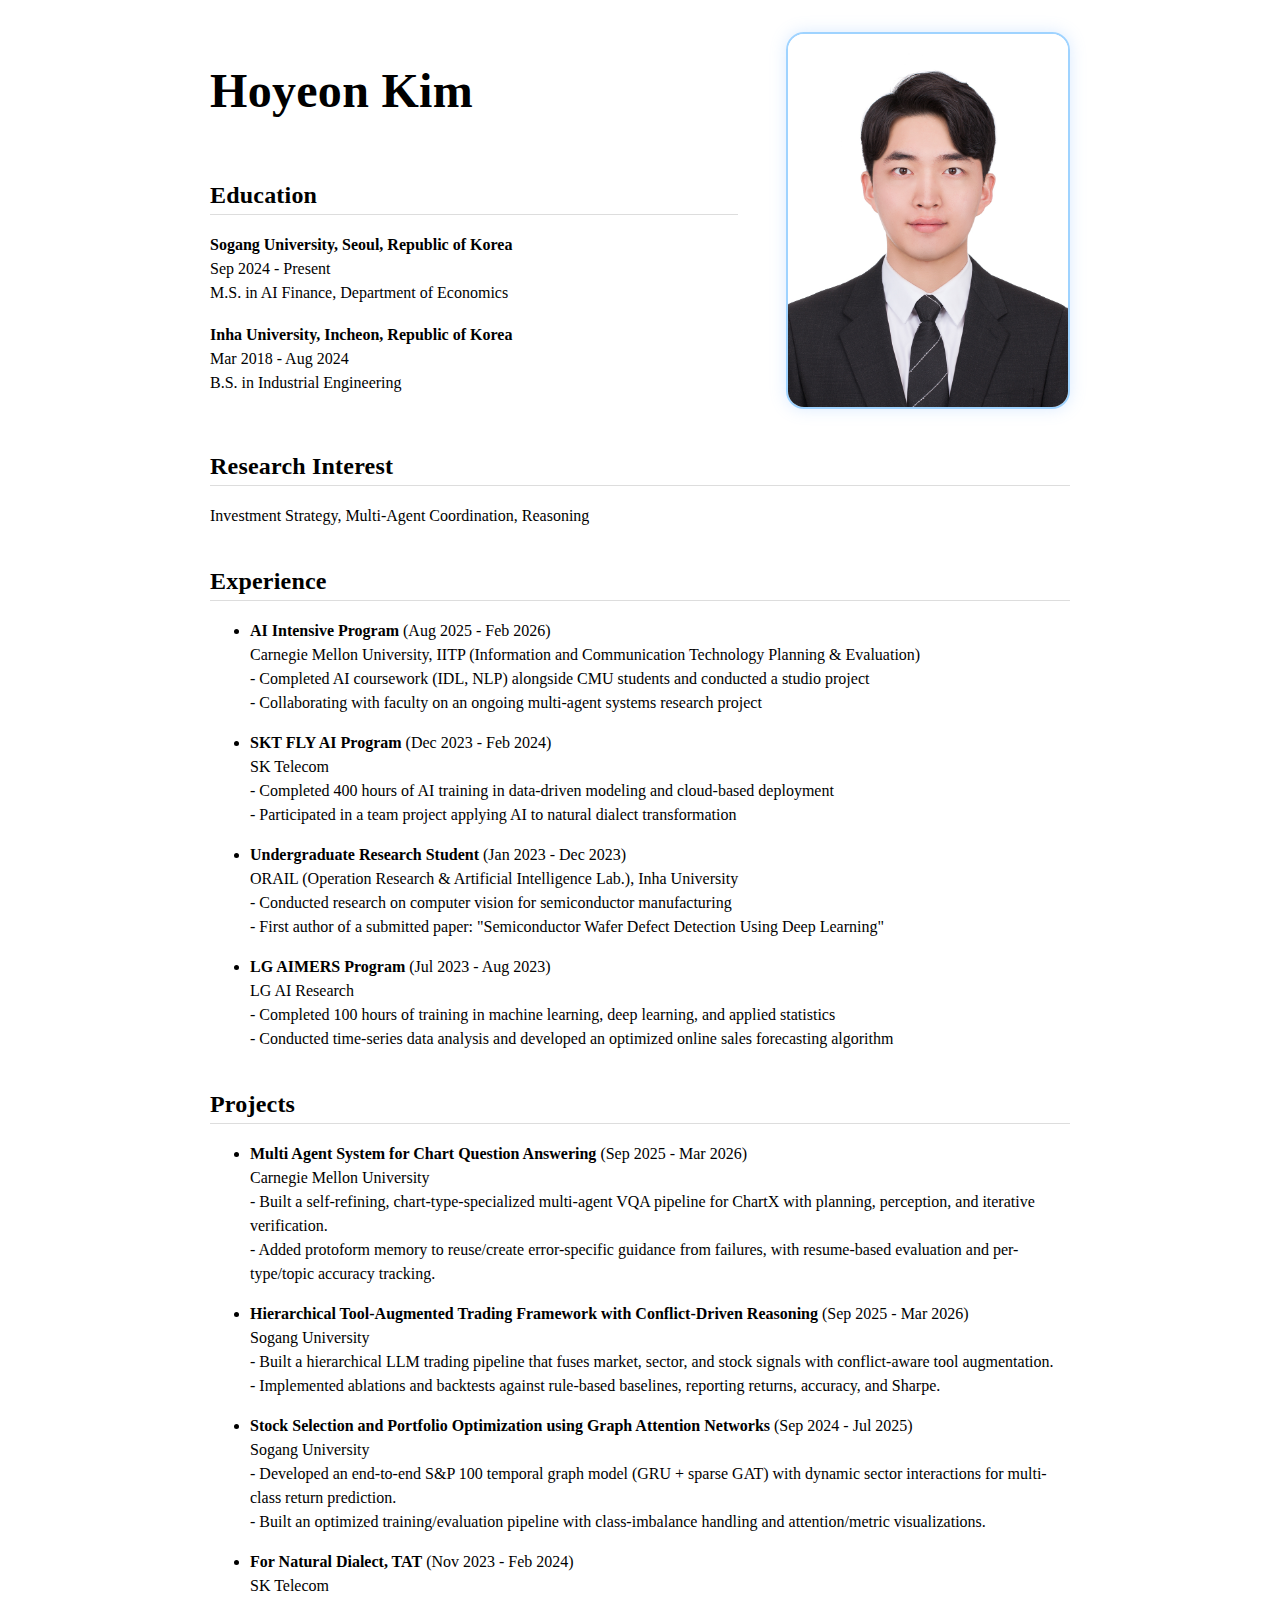
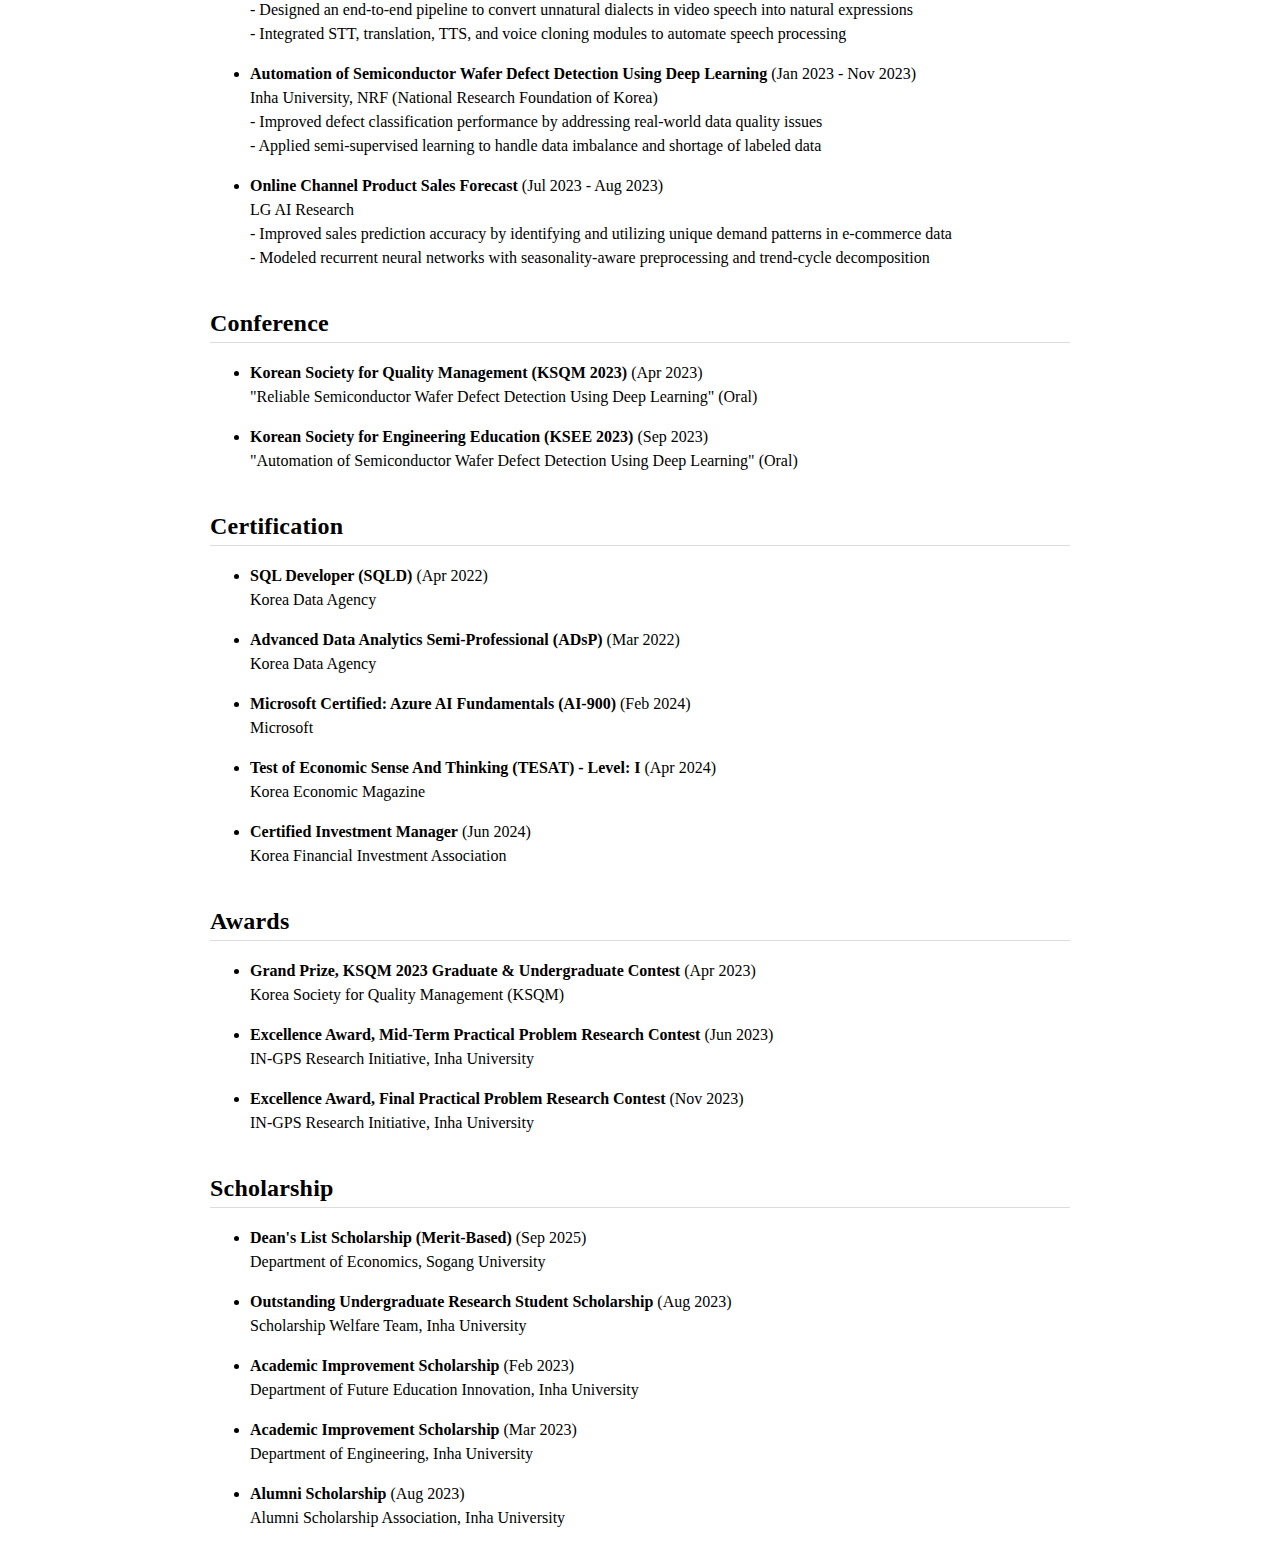
<file: index.html>
﻿<!DOCTYPE html>
<html>
<head>
    <meta charset="UTF-8">
    <title>Hoyeon Kim</title>
    <link rel="stylesheet" href="style.css">
</head>

<body>

<div class="container">

    <div class="intro">
        <div class="intro-left">
            <h1>Hoyeon Kim</h1>
            <section>
                <h2>Education</h2>
                <p>
                    <strong>Sogang University, Seoul, Republic of Korea</strong><br>
                    Sep 2024 - Present<br>
                    M.S. in AI Finance, Department of Economics
                </p>
                <p>
                    <strong>Inha University, Incheon, Republic of Korea</strong><br>
                    Mar 2018 - Aug 2024<br>
                    B.S. in Industrial Engineering
                </p>
            </section>
        </div>
        <div class="intro-right">
            <img src="profile.jpg" class="profile">
        </div>
    </div>

    <section>
        <h2>Research Interest</h2>
        <p>Investment Strategy, Multi-Agent Coordination, Reasoning</p>
    </section>

    <section>
        <h2>Experience</h2>
        <ul>
            <li>
                <strong>AI Intensive Program</strong> (Aug 2025 - Feb 2026)<br>
                Carnegie Mellon University, IITP (Information and Communication Technology Planning & Evaluation)<br>
                - Completed AI coursework (IDL, NLP) alongside CMU students and conducted a studio project<br>
                - Collaborating with faculty on an ongoing multi-agent systems research project
            </li>
            <li>
                <strong>SKT FLY AI Program</strong> (Dec 2023 - Feb 2024)<br>
                SK Telecom<br>
                - Completed 400 hours of AI training in data-driven modeling and cloud-based deployment<br>
                - Participated in a team project applying AI to natural dialect transformation
            </li>
            <li>
                <strong>Undergraduate Research Student</strong> (Jan 2023 - Dec 2023)<br>
                ORAIL (Operation Research & Artificial Intelligence Lab.), Inha University<br>
                - Conducted research on computer vision for semiconductor manufacturing<br>
                - First author of a submitted paper: "Semiconductor Wafer Defect Detection Using Deep Learning"
            </li>
            <li>
                <strong>LG AIMERS Program</strong> (Jul 2023 - Aug 2023)<br>
                LG AI Research<br>
                - Completed 100 hours of training in machine learning, deep learning, and applied statistics<br>
                - Conducted time-series data analysis and developed an optimized online sales forecasting algorithm
            </li>
        </ul>
    </section>
    <section>
        <h2>Projects</h2>
        <ul>
            <li>
                <strong>Multi Agent System for Chart Question Answering</strong> (Sep 2025 - Mar 2026)<br>
                Carnegie Mellon University<br>
                - Built a self-refining, chart-type-specialized multi-agent VQA pipeline for ChartX with planning, perception, and iterative verification.<br>
                - Added protoform memory to reuse/create error-specific guidance from failures, with resume-based evaluation and per-type/topic accuracy tracking.
            </li>
            <li>
                <strong>Hierarchical Tool-Augmented Trading Framework with Conflict-Driven Reasoning</strong> (Sep 2025 - Mar 2026)<br>
                Sogang University<br>
                - Built a hierarchical LLM trading pipeline that fuses market, sector, and stock signals with conflict-aware tool augmentation.<br>
                - Implemented ablations and backtests against rule-based baselines, reporting returns, accuracy, and Sharpe.
            </li>
            <li>
                <strong>Stock Selection and Portfolio Optimization using Graph Attention Networks</strong> (Sep 2024 - Jul 2025)<br>
                Sogang University<br>
                - Developed an end-to-end S&P 100 temporal graph model (GRU + sparse GAT) with dynamic sector interactions for multi-class return prediction.<br>
                - Built an optimized training/evaluation pipeline with class-imbalance handling and attention/metric visualizations.
            </li>
            <li>
                <strong>For Natural Dialect, TAT</strong> (Nov 2023 - Feb 2024)<br>
                SK Telecom<br>
                - Designed an end-to-end pipeline to convert unnatural dialects in video speech into natural expressions<br>
                - Integrated STT, translation, TTS, and voice cloning modules to automate speech processing
            </li>
            <li>
                <strong>Automation of Semiconductor Wafer Defect Detection Using Deep Learning</strong> (Jan 2023 - Nov 2023)<br>
                Inha University, NRF (National Research Foundation of Korea)<br>
                - Improved defect classification performance by addressing real-world data quality issues<br>
                - Applied semi-supervised learning to handle data imbalance and shortage of labeled data
            </li>
            <li>
                <strong>Online Channel Product Sales Forecast</strong> (Jul 2023 - Aug 2023)<br>
                LG AI Research<br>
                - Improved sales prediction accuracy by identifying and utilizing unique demand patterns in e-commerce data<br>
                - Modeled recurrent neural networks with seasonality-aware preprocessing and trend-cycle decomposition
            </li>
        </ul>
    </section>


    <section>
        <h2>Conference</h2>
        <ul>
            <li>
                <strong>Korean Society for Quality Management (KSQM 2023)</strong> (Apr 2023)<br>
                "Reliable Semiconductor Wafer Defect Detection Using Deep Learning" (Oral)
            </li>
            <li>
                <strong>Korean Society for Engineering Education (KSEE 2023)</strong> (Sep 2023)<br>
                "Automation of Semiconductor Wafer Defect Detection Using Deep Learning" (Oral)
            </li>
        </ul>
    </section>

    <section>
        <h2>Certification</h2>
        <ul>
            <li>
                <strong>SQL Developer (SQLD)</strong> (Apr 2022)<br>
                Korea Data Agency
            </li>
            <li>
                <strong>Advanced Data Analytics Semi-Professional (ADsP)</strong> (Mar 2022)<br>
                Korea Data Agency
            </li>
            <li>
                <strong>Microsoft Certified: Azure AI Fundamentals (AI-900)</strong> (Feb 2024)<br>
                Microsoft
            </li>
            <li>
                <strong>Test of Economic Sense And Thinking (TESAT) - Level: I</strong> (Apr 2024)<br>
                Korea Economic Magazine
            </li>
            <li>
                <strong>Certified Investment Manager</strong> (Jun 2024)<br>
                Korea Financial Investment Association
            </li>
        </ul>
    </section>

    <section>
        <h2>Awards</h2>
        <ul>
            <li>
                <strong>Grand Prize, KSQM 2023 Graduate & Undergraduate Contest</strong> (Apr 2023)<br>
                Korea Society for Quality Management (KSQM)
            </li>
            <li>
                <strong>Excellence Award, Mid-Term Practical Problem Research Contest</strong> (Jun 2023)<br>
                IN-GPS Research Initiative, Inha University
            </li>
            <li>
                <strong>Excellence Award, Final Practical Problem Research Contest</strong> (Nov 2023)<br>
                IN-GPS Research Initiative, Inha University
            </li>
        </ul>
    </section>

    <section>
        <h2>Scholarship</h2>
        <ul>
            <li>
                <strong>Dean's List Scholarship (Merit-Based)</strong> (Sep 2025)<br>
                Department of Economics, Sogang University
            </li>
            <li>
                <strong>Outstanding Undergraduate Research Student Scholarship</strong> (Aug 2023)<br>
                Scholarship Welfare Team, Inha University
            </li>
            <li>
                <strong>Academic Improvement Scholarship</strong> (Feb 2023)<br>
                Department of Future Education Innovation, Inha University
            </li>
            <li>
                <strong>Academic Improvement Scholarship</strong> (Mar 2023)<br>
                Department of Engineering, Inha University
            </li>
            <li>
                <strong>Alumni Scholarship</strong> (Aug 2023)<br>
                Alumni Scholarship Association, Inha University
            </li>
        </ul>
    </section>

</div>

</body>
</html>
</file>
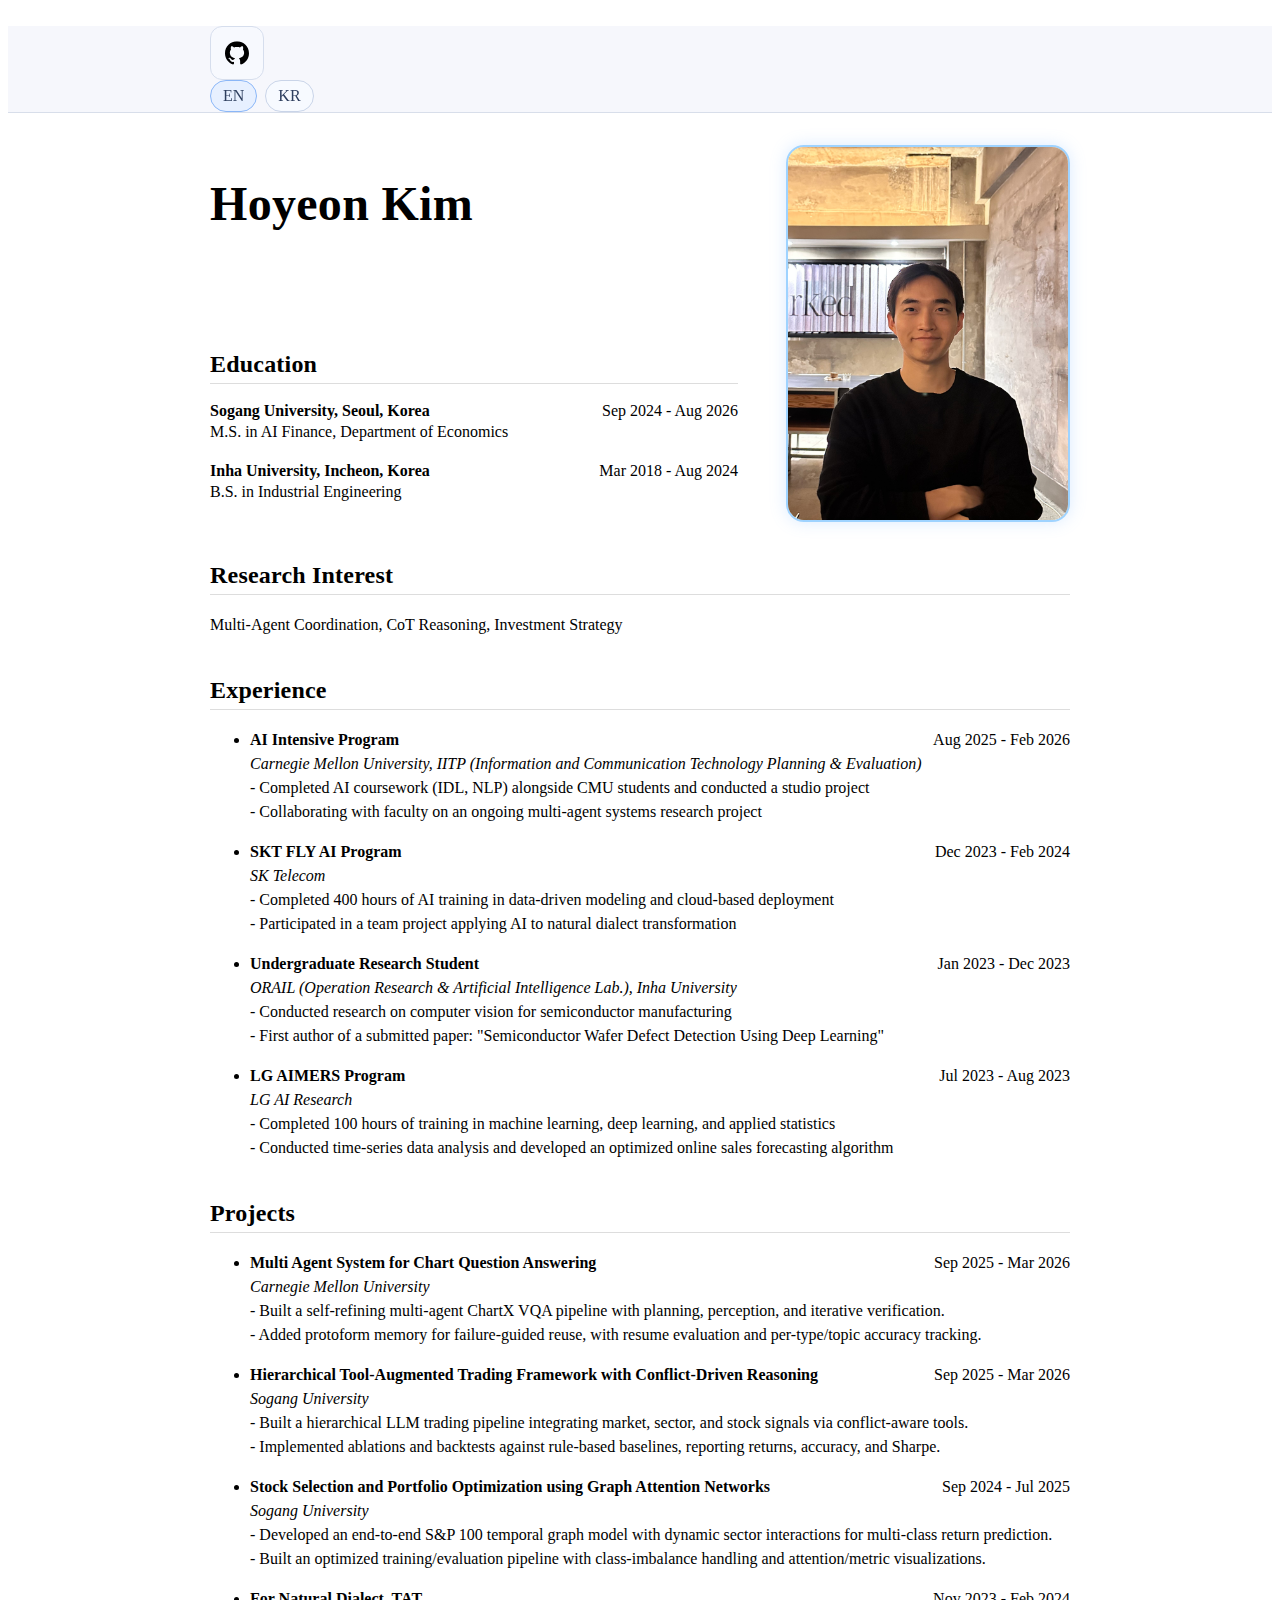
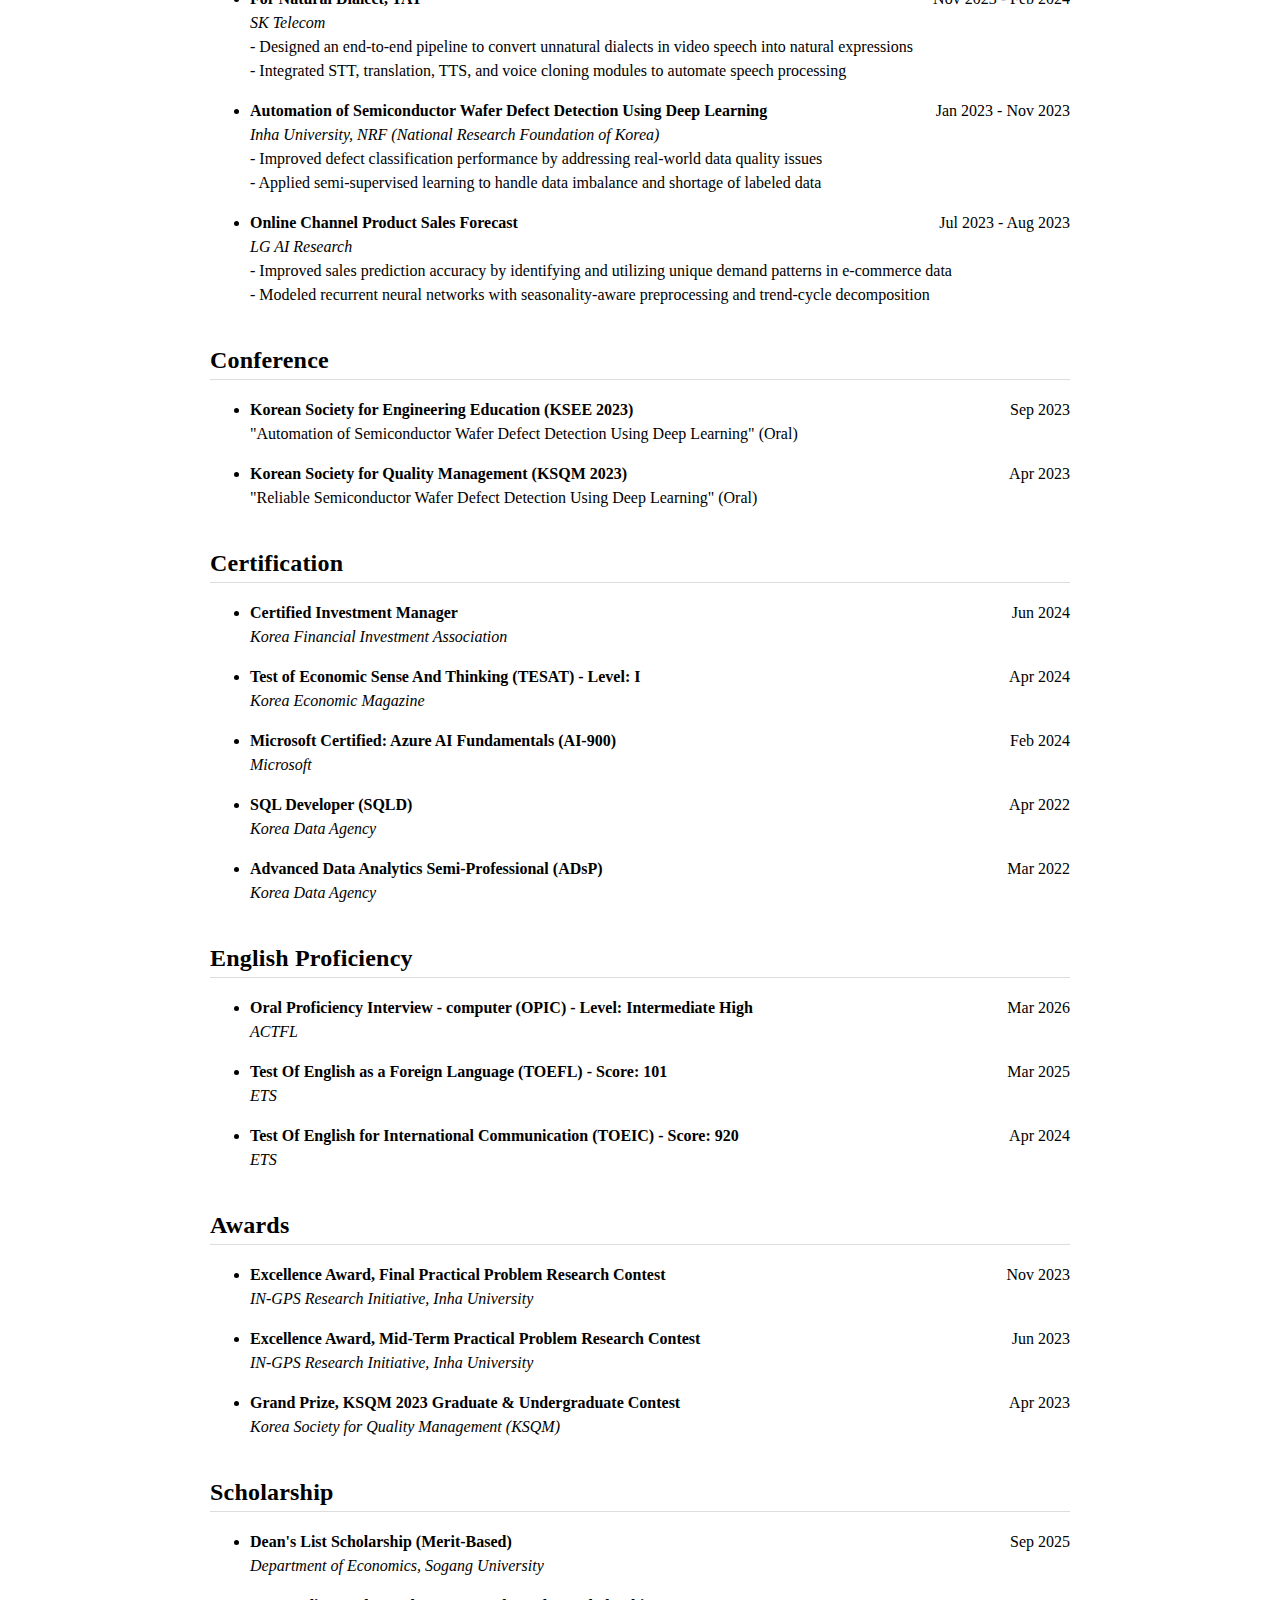
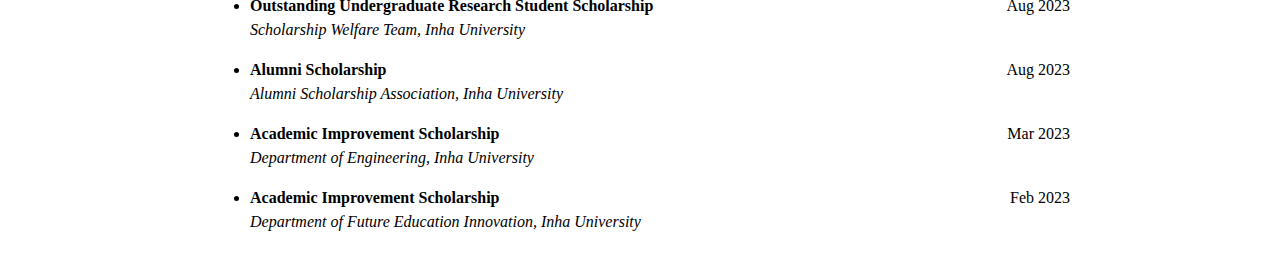
<file: en.html>
﻿﻿<!DOCTYPE html>
<html lang="en">
<head>
    <meta charset="UTF-8">
    <title>Hoyeon Kim</title>
    <link rel="icon" type="image/svg+xml" sizes="any" href="./favicon-tools.svg">
    <link rel="shortcut icon" href="./favicon-tools.svg">
    <link rel="stylesheet" href="en_style.css">
</head>

<body>
<header class="topbar">
    <div class="topbar-inner">
        <div class="topbar-actions">
            <a class="github-link" href="https://github.com/hoyeonnyyy" target="_blank" rel="noopener noreferrer" aria-label="GitHub profile">
                <img src="github-mark.svg" alt="GitHub">
            </a>
            <div class="lang-switch" aria-label="Language">
                <a href="en.html" class="lang-btn is-active" aria-current="page">EN</a>
                <a href="kr.html" class="lang-btn">KR</a>
            </div>
        </div>
    </div>
</header>

<div class="container" id="top">

    <div class="intro">
        <div class="intro-left">
            <h1>Hoyeon Kim</h1>
            <section id="education">
                <h2>Education</h2>
                <div class="item-head"><strong>Sogang University, Seoul, Korea</strong><span class="item-date">Sep 2024 - Aug 2026</span></div>
                <p>M.S. in AI Finance, Department of Economics</p>
                <div class="item-head"><strong>Inha University, Incheon, Korea</strong><span class="item-date">Mar 2018 - Aug 2024</span></div>
                <p>B.S. in Industrial Engineering</p>
            </section>
        </div>
        <div class="intro-right">
            <img src="profile_en.jpg" class="profile">
        </div>
    </div>

    <section id="research-interest">
        <h2>Research Interest</h2>
        <p>Multi-Agent Coordination, CoT Reasoning, Investment Strategy</p>
    </section>

    <section id="experience">
        <h2>Experience</h2>
        <ul>
            <li>
                <div class="item-head"><strong>AI Intensive Program</strong><span class="item-date">Aug 2025 - Feb 2026</span></div>
                <em>Carnegie Mellon University, IITP (Information and Communication Technology Planning & Evaluation)</em><br>
                - Completed AI coursework (IDL, NLP) alongside CMU students and conducted a studio project<br>
                - Collaborating with faculty on an ongoing multi-agent systems research project
            </li>
            <li>
                <div class="item-head"><strong>SKT FLY AI Program</strong><span class="item-date">Dec 2023 - Feb 2024</span></div>
                <em>SK Telecom</em><br>
                - Completed 400 hours of AI training in data-driven modeling and cloud-based deployment<br>
                - Participated in a team project applying AI to natural dialect transformation
            </li>
            <li>
                <div class="item-head"><strong>Undergraduate Research Student</strong><span class="item-date">Jan 2023 - Dec 2023</span></div>
                <em>ORAIL (Operation Research & Artificial Intelligence Lab.), Inha University</em><br>
                - Conducted research on computer vision for semiconductor manufacturing<br>
                - First author of a submitted paper: "Semiconductor Wafer Defect Detection Using Deep Learning"
            </li>
            <li>
                <div class="item-head"><strong>LG AIMERS Program</strong><span class="item-date">Jul 2023 - Aug 2023</span></div>
                <em>LG AI Research</em><br>
                - Completed 100 hours of training in machine learning, deep learning, and applied statistics<br>
                - Conducted time-series data analysis and developed an optimized online sales forecasting algorithm
            </li>
        </ul>
    </section>
    <section id="projects">
        <h2>Projects</h2>
        <ul>
            <li>
                <div class="item-head"><strong>Multi Agent System for Chart Question Answering</strong><span class="item-date">Sep 2025 - Mar 2026</span></div>
                <em>Carnegie Mellon University</em><br>
                - Built a self-refining multi-agent ChartX VQA pipeline with planning, perception, and iterative verification.<br>
                - Added protoform memory for failure-guided reuse, with resume evaluation and per-type/topic accuracy tracking.
            </li>
            <li>
                <div class="item-head"><strong>Hierarchical Tool-Augmented Trading Framework with Conflict-Driven Reasoning</strong><span class="item-date">Sep 2025 - Mar 2026</span></div>
                <em>Sogang University</em><br>
                - Built a hierarchical LLM trading pipeline integrating market, sector, and stock signals via conflict-aware tools.<br>
                - Implemented ablations and backtests against rule-based baselines, reporting returns, accuracy, and Sharpe.
            </li>
            <li>
                <div class="item-head"><strong>Stock Selection and Portfolio Optimization using Graph Attention Networks</strong><span class="item-date">Sep 2024 - Jul 2025</span></div>
                <em>Sogang University</em><br>
                - Developed an end-to-end S&P 100 temporal graph model with dynamic sector interactions for multi-class return prediction.<br>
                - Built an optimized training/evaluation pipeline with class-imbalance handling and attention/metric visualizations.
            </li>
            <li>
                <div class="item-head"><strong>For Natural Dialect, TAT</strong><span class="item-date">Nov 2023 - Feb 2024</span></div>
                <em>SK Telecom</em><br>
                - Designed an end-to-end pipeline to convert unnatural dialects in video speech into natural expressions<br>
                - Integrated STT, translation, TTS, and voice cloning modules to automate speech processing
            </li>
            <li>
                <div class="item-head"><strong>Automation of Semiconductor Wafer Defect Detection Using Deep Learning</strong><span class="item-date">Jan 2023 - Nov 2023</span></div>
                <em>Inha University, NRF (National Research Foundation of Korea)</em><br>
                - Improved defect classification performance by addressing real-world data quality issues<br>
                - Applied semi-supervised learning to handle data imbalance and shortage of labeled data
            </li>
            <li>
                <div class="item-head"><strong>Online Channel Product Sales Forecast</strong><span class="item-date">Jul 2023 - Aug 2023</span></div>
                <em>LG AI Research</em><br>
                - Improved sales prediction accuracy by identifying and utilizing unique demand patterns in e-commerce data<br>
                - Modeled recurrent neural networks with seasonality-aware preprocessing and trend-cycle decomposition
            </li>
        </ul>
    </section>


    <section id="conference">
        <h2>Conference</h2>
        <ul>
            <li>
                <div class="item-head"><strong>Korean Society for Engineering Education (KSEE 2023)</strong><span class="item-date">Sep 2023</span></div>
                "Automation of Semiconductor Wafer Defect Detection Using Deep Learning" (Oral)
            </li>
            <li>
                <div class="item-head"><strong>Korean Society for Quality Management (KSQM 2023)</strong><span class="item-date">Apr 2023</span></div>
                "Reliable Semiconductor Wafer Defect Detection Using Deep Learning" (Oral)
            </li>
        </ul>
    </section>

    <section id="certification">
        <h2>Certification</h2>
        <ul>
            <li>
                <div class="item-head"><strong>Certified Investment Manager</strong><span class="item-date">Jun 2024</span></div>
                <em>Korea Financial Investment Association</em>
            </li>
            <li>
                <div class="item-head"><strong>Test of Economic Sense And Thinking (TESAT) - Level: I</strong><span class="item-date">Apr 2024</span></div>
                <em>Korea Economic Magazine</em>
            </li>
            <li>
                <div class="item-head"><strong>Microsoft Certified: Azure AI Fundamentals (AI-900)</strong><span class="item-date">Feb 2024</span></div>
                <em>Microsoft</em>
            </li>
            <li>
                <div class="item-head"><strong>SQL Developer (SQLD)</strong><span class="item-date">Apr 2022</span></div>
                <em>Korea Data Agency</em>
            </li>
            <li>
                <div class="item-head"><strong>Advanced Data Analytics Semi-Professional (ADsP)</strong><span class="item-date">Mar 2022</span></div>
                <em>Korea Data Agency</em>
            </li>
        </ul>
    </section>

    <section id="english-proficiency">
        <h2>English Proficiency</h2>
        <ul>
            <li>
                <div class="item-head"><strong>Oral Proficiency Interview - computer (OPIC) - Level: Intermediate High</strong><span class="item-date">Mar 2026</span></div>
                <em>ACTFL</em>
            </li>            
            <li>
                <div class="item-head"><strong>Test Of English as a Foreign Language (TOEFL) - Score: 101</strong><span class="item-date">Mar 2025</span></div>
                <em>ETS</em>
            </li>
            <li>
                <div class="item-head"><strong>Test Of English for International Communication (TOEIC) - Score: 920</strong><span class="item-date">Apr 2024</span></div>
                <em>ETS</em>
            </li>
        </ul>
    </section>

    <section id="awards">
        <h2>Awards</h2>
        <ul>
            <li>
                <div class="item-head"><strong>Excellence Award, Final Practical Problem Research Contest</strong><span class="item-date">Nov 2023</span></div>
                <em>IN-GPS Research Initiative, Inha University</em>
            </li>
            <li>
                <div class="item-head"><strong>Excellence Award, Mid-Term Practical Problem Research Contest</strong><span class="item-date">Jun 2023</span></div>
                <em>IN-GPS Research Initiative, Inha University</em>
            </li>
            <li>
                <div class="item-head"><strong>Grand Prize, KSQM 2023 Graduate & Undergraduate Contest</strong><span class="item-date">Apr 2023</span></div>
                <em>Korea Society for Quality Management (KSQM)</em>
            </li>
        </ul>
    </section>

    <section id="scholarship">
        <h2>Scholarship</h2>
        <ul>
            <li>
                <div class="item-head"><strong>Dean's List Scholarship (Merit-Based)</strong><span class="item-date">Sep 2025</span></div>
                <em>Department of Economics, Sogang University</em>
            </li>
            <li>
                <div class="item-head"><strong>Outstanding Undergraduate Research Student Scholarship</strong><span class="item-date">Aug 2023</span></div>
                <em>Scholarship Welfare Team, Inha University</em>
            </li>
            <li>
                <div class="item-head"><strong>Alumni Scholarship</strong><span class="item-date">Aug 2023</span></div>
                <em>Alumni Scholarship Association, Inha University</em>
            </li>
            <li>
                <div class="item-head"><strong>Academic Improvement Scholarship</strong><span class="item-date">Mar 2023</span></div>
                <em>Department of Engineering, Inha University</em>
            </li>
            <li>
                <div class="item-head"><strong>Academic Improvement Scholarship</strong><span class="item-date">Feb 2023</span></div>
                <em>Department of Future Education Innovation, Inha University</em>
            </li>
        </ul>
    </section>

</div>

</body>
</html>
</file>
<file: style.css>
﻿﻿body {
    font-family: "Times New Roman", Times, serif;
    background: #ffffff;
    color: #222;
    line-height: 1.45;
    letter-spacing: 0.1px;
    margin: 0;
}

html,
body,
body * {
    font-family: "Times New Roman", Times, serif !important;
}
.topbar {
    position: sticky;
    top: 0;
    z-index: 100;
    background: rgba(245, 247, 252, 0.94);
    border-bottom: 1px solid #d8deea;
    backdrop-filter: blur(8px);
}

.topbar-inner {
    width: min(860px, 92%);
    margin: 0 auto;
    min-height: 68px;
    display: flex;
    align-items: center;
    justify-content: space-between;
    gap: 20px;
}

.github-link {
    width: 52px;
    height: 52px;
    border: 1px solid #d6deed;
    border-radius: 12px;
    background: #f7f9fe;
    display: inline-flex;
    align-items: center;
    justify-content: center;
    text-decoration: none;
    flex-shrink: 0;
}

.github-link img {
    width: 24px;
    height: 24px;
    display: block;
}

.github-link:hover {
    background: #edf3ff;
}

.topnav {
    display: flex;
    align-items: center;
    gap: 20px;
}

.topnav a {
    color: #42506a;
    text-decoration: none;
    font-size: 22px;
}

.topnav a:hover {
    color: #1f2d46;
}

.lang-switch {
    display: flex;
    align-items: center;
    gap: 8px;
}

.lang-btn {
    border: 1px solid #c9d4e8;
    background: #f7faff;
    color: #2e3f5f;
    border-radius: 999px;
    padding: 6px 12px;
    cursor: pointer;
    font-family: inherit;
    font-size: 16px;
}

.lang-btn.is-active {
    background: #e7f0ff;
    border-color: #8ab6f7;
}

.container {
    width: min(860px, 92%);
    margin: 32px auto;
}

section[id] {
    scroll-margin-top: 90px;
}

#top {
    scroll-margin-top: 90px;
}

.intro {
    display: grid;
    grid-template-columns: 1fr auto;
    gap: 48px;
    align-items: start;
}

.intro-left {
    display: flex;
    flex-direction: column;
    height: 100%;
}

.intro-left h1 {
    margin: 30px 0 22px 0;
    font-size: 48px;
    line-height: 1.2;
    letter-spacing: 0.3px;
}

.intro-left section {
    margin-top: auto;
}

.intro-left h2 {
    margin-top: 0;
}

.profile {
    width: clamp(150px, 26vw, 280px);
    height: auto;
    border-radius: 18px;
    border: 2px solid #9fd3ff;
    box-shadow: 0 0 16px rgba(110, 176, 255, 0.25);
}

h2 {
    border-bottom: 1px solid #ddd;
    padding-bottom: 5px;
    margin-top: 40px;
    margin-bottom: 18px;
    letter-spacing: 0.2px;
}

p,
li {
    line-height: 1.5;
}

section p {
    margin: 0 0 18px 0;
}

ul li {
    margin-bottom: 16px;
}

.item-head {
    display: flex;
    justify-content: space-between;
    align-items: baseline;
    gap: 16px;
    width: 100%;
}

.item-head strong {
    flex: 1;
}

.item-date {
    margin-left: auto;
    white-space: nowrap;
    text-align: right;
}

@media (max-width: 860px) {
    .topbar-inner {
        min-height: 62px;
        gap: 12px;
    }

    .github-link {
        width: 46px;
        height: 46px;
        border-radius: 10px;
    }

    .github-link img {
        width: 22px;
        height: 22px;
    }

    .topnav {
        gap: 10px;
    }

    .topnav a {
        font-size: 18px;
    }

    .lang-btn {
        font-size: 14px;
        padding: 5px 10px;
    }

    .intro {
        grid-template-columns: 1fr auto;
        gap: 20px;
    }

    .intro-left h1 {
        font-size: clamp(34px, 6vw, 48px);
    }
}
</file>
<file: en_style.css>
﻿﻿body {
    font-family: "Times New Roman", Times, serif;
    background: #ffffff;
    color: #222;
    line-height: 1.45;
    letter-spacing: 0.1px;
    margin: 0;
}

html,
body,
body * {
    font-family: "Times New Roman", Times, serif !important;
}
.topbar {
    position: sticky;
    top: 0;
    z-index: 100;
    background: rgba(245, 247, 252, 0.94);
    border-bottom: 1px solid #d8deea;
    backdrop-filter: blur(8px);
}

.topbar-inner {
    width: min(860px, 92%);
    margin: 0 auto;
    min-height: 68px;
    display: flex;
    align-items: center;
    justify-content: space-between;
    gap: 20px;
}

.github-link {
    width: 52px;
    height: 52px;
    border: 1px solid #d6deed;
    border-radius: 12px;
    background: #f7f9fe;
    display: inline-flex;
    align-items: center;
    justify-content: center;
    text-decoration: none;
    flex-shrink: 0;
}

.github-link img {
    width: 24px;
    height: 24px;
    display: block;
}

.github-link:hover {
    background: #edf3ff;
}

.topnav {
    display: flex;
    align-items: center;
    gap: 20px;
}

.topnav a {
    color: #42506a;
    text-decoration: none;
    font-size: 22px;
}

.topnav a:hover {
    color: #1f2d46;
}

.lang-switch {
    display: flex;
    align-items: center;
    gap: 8px;
}

.lang-btn {
    border: 1px solid #c9d4e8;
    background: #f7faff;
    color: #2e3f5f;
    border-radius: 999px;
    padding: 6px 12px;
    cursor: pointer;
    display: inline-flex;
    align-items: center;
    justify-content: center;
    font-family: inherit;
    font-size: 16px;
    text-decoration: none;
}

.lang-btn.is-active {
    background: #e7f0ff;
    border-color: #8ab6f7;
}

.container {
    width: min(860px, 92%);
    margin: 32px auto;
}

section[id] {
    scroll-margin-top: 90px;
}

#top {
    scroll-margin-top: 90px;
}

.intro {
    display: grid;
    grid-template-columns: 1fr auto;
    gap: 48px;
    align-items: start;
}

.intro-left {
    display: flex;
    flex-direction: column;
    height: 100%;
}

.intro-left h1 {
    margin: 30px 0 22px 0;
    font-size: 48px;
    line-height: 1.2;
    letter-spacing: 0.3px;
}

.intro-left section {
    margin-top: auto;
}

.intro-left h2 {
    margin-top: 0;
}

.profile {
    width: clamp(150px, 26vw, 280px);
    height: auto;
    border-radius: 18px;
    border: 2px solid #9fd3ff;
    box-shadow: 0 0 16px rgba(110, 176, 255, 0.25);
}

h2 {
    border-bottom: 1px solid #ddd;
    padding-bottom: 5px;
    margin-top: 40px;
    margin-bottom: 18px;
    letter-spacing: 0.2px;
}

p,
li {
    line-height: 1.5;
}

section p {
    margin: 0 0 18px 0;
}

ul li {
    margin-bottom: 16px;
}

.item-head {
    display: flex;
    justify-content: space-between;
    align-items: baseline;
    gap: 16px;
    width: 100%;
}

.item-head strong {
    flex: 1;
}

.item-date {
    margin-left: auto;
    white-space: nowrap;
    text-align: right;
}

@media (max-width: 860px) {
    .topbar-inner {
        min-height: 62px;
        gap: 12px;
    }

    .github-link {
        width: 46px;
        height: 46px;
        border-radius: 10px;
    }

    .github-link img {
        width: 22px;
        height: 22px;
    }

    .topnav {
        gap: 10px;
    }

    .topnav a {
        font-size: 18px;
    }

    .lang-btn {
        font-size: 14px;
        padding: 5px 10px;
    }

    .intro {
        grid-template-columns: 1fr auto;
        gap: 20px;
    }

    .intro-left h1 {
        font-size: clamp(34px, 6vw, 48px);
    }
}
</file>
